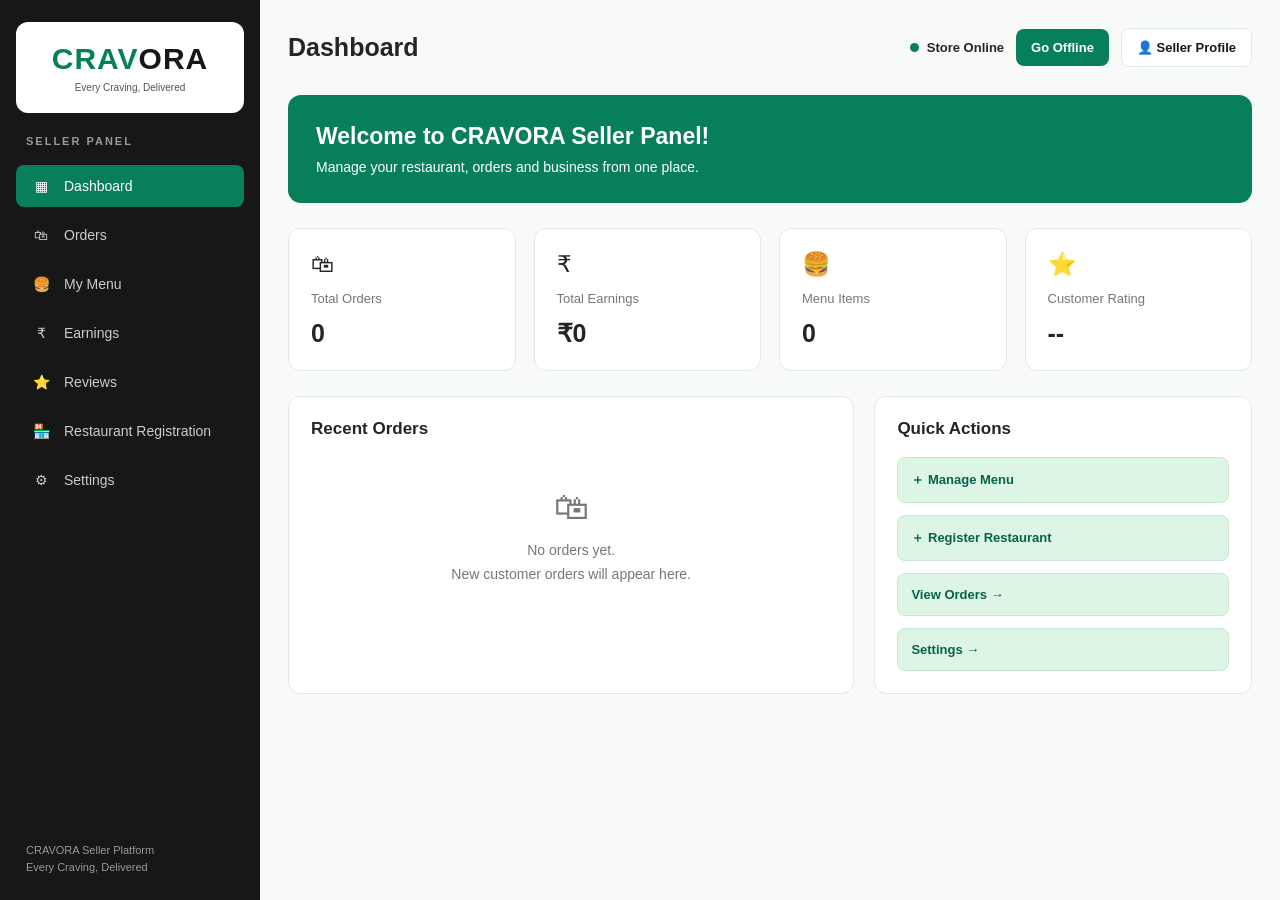
<file: index.html>
<!DOCTYPE html>
<html lang="en">
<head>
    <meta charset="UTF-8">
    <meta name="viewport" content="width=device-width, initial-scale=1.0">
    <meta name="theme-color" content="#171717">
    <title>CRAVORA | Seller Panel</title>
    <link rel="stylesheet" href="./style.css">
</head>

<body>

<div class="dashboard">

    <!-- SIDEBAR -->
    <aside class="sidebar">

        <div class="brand-card">
            <div class="brand-logo">
                <span class="brand-green">CRAV</span><span class="brand-black">ORA</span>
            </div>
            <p>Every Craving, Delivered</p>
        </div>

        <div class="sidebar-title">SELLER PANEL</div>

        <nav class="nav-menu">

            <a href="./index.html" class="nav-link active" data-page="dashboard">
                <span class="nav-icon">▦</span>
                <span>Dashboard</span>
            </a>

            <a href="./index.html#orders" class="nav-link" data-page="orders">
                <span class="nav-icon">🛍</span>
                <span>Orders</span>
            </a>

            <a href="./menu.html" class="nav-link">
                <span class="nav-icon">🍔</span>
                <span>My Menu</span>
            </a>

            <a href="./index.html#earnings" class="nav-link" data-page="earnings">
                <span class="nav-icon">₹</span>
                <span>Earnings</span>
            </a>

            <a href="./index.html#reviews" class="nav-link" data-page="reviews">
                <span class="nav-icon">⭐</span>
                <span>Reviews</span>
            </a>

            <a href="./register.html" class="nav-link">
                <span class="nav-icon">🏪</span>
                <span>Restaurant Registration</span>
            </a>

            <a href="./index.html#settings" class="nav-link" data-page="settings">
                <span class="nav-icon">⚙</span>
                <span>Settings</span>
            </a>

        </nav>

        <div class="sidebar-footer">
            CRAVORA Seller Platform
            <span>Every Craving, Delivered</span>
        </div>

    </aside>


    <!-- MAIN CONTENT -->
    <main class="main-content">

        <!-- TOPBAR -->
        <header class="topbar">

            <h1 id="pageTitle">Dashboard</h1>

            <div class="topbar-actions">

                <div class="store-status">
                    <span class="status-dot" id="statusDot"></span>
                    <span id="storeStatus">Store Online</span>
                </div>

                <button type="button" class="status-button" id="toggleStore">
                    Go Offline
                </button>

                <button type="button" class="profile-button" id="profileButton">
                    👤 Seller Profile
                </button>

            </div>

        </header>


        <!-- DASHBOARD -->
        <section class="page-section active" id="dashboard">

            <div class="welcome-banner">
                <h2>Welcome to CRAVORA Seller Panel!</h2>
                <p>Manage your restaurant, orders and business from one place.</p>
            </div>


            <!-- STATISTICS -->
            <div class="stats-grid">

                <div class="stat-card">
                    <div class="stat-icon">🛍</div>
                    <p>Total Orders</p>
                    <h2>0</h2>
                </div>

                <div class="stat-card">
                    <div class="stat-icon">₹</div>
                    <p>Total Earnings</p>
                    <h2>₹0</h2>
                </div>

                <div class="stat-card">
                    <div class="stat-icon">🍔</div>
                    <p>Menu Items</p>
                    <h2>0</h2>
                </div>

                <div class="stat-card">
                    <div class="stat-icon">⭐</div>
                    <p>Customer Rating</p>
                    <h2>--</h2>
                </div>

            </div>


            <!-- DASHBOARD CONTENT -->
            <div class="content-grid">

                <div class="content-card">
                    <h3>Recent Orders</h3>

                    <div class="empty-state">
                        <div class="empty-icon">🛍</div>
                        <p>No orders yet.</p>
                        <p>New customer orders will appear here.</p>
                    </div>
                </div>


                <div class="content-card">
                    <h3>Quick Actions</h3>

                    <div class="quick-actions">

                        <a href="./menu.html" class="action-button">
                            ＋ Manage Menu
                        </a>

                        <a href="./register.html" class="action-button">
                            ＋ Register Restaurant
                        </a>

                        <button type="button" class="action-button" data-page="orders">
                            View Orders →
                        </button>

                        <button type="button" class="action-button" data-page="settings">
                            Settings →
                        </button>

                    </div>
                </div>

            </div>

        </section>


        <!-- ORDERS -->
        <section class="page-section" id="orders">

            <h2 class="section-heading">Orders</h2>

            <div class="content-card">
                <h3>Manage Your Orders</h3>
                <p>Your incoming and completed orders will appear here once the ordering system is connected.</p>
            </div>

        </section>


        <!-- EARNINGS -->
        <section class="page-section" id="earnings">

            <h2 class="section-heading">Earnings</h2>

            <div class="stats-grid">

                <div class="stat-card">
                    <p>Total Earnings</p>
                    <h2>₹0</h2>
                </div>

                <div class="stat-card">
                    <p>Today's Earnings</p>
                    <h2>₹0</h2>
                </div>

                <div class="stat-card">
                    <p>Pending Payments</p>
                    <h2>₹0</h2>
                </div>

                <div class="stat-card">
                    <p>Completed Payments</p>
                    <h2>₹0</h2>
                </div>

            </div>

            <div class="content-card">
                <h3>Payment History</h3>

                <div class="empty-state">
                    No payment records available yet.
                </div>
            </div>

        </section>


        <!-- REVIEWS: ONLY ONE SECTION -->
        <section class="page-section" id="reviews">

            <h2 class="section-heading">Reviews</h2>

            <div class="content-card">
                <h3>Customer Reviews</h3>

                <p>
                    Customer ratings and feedback will appear here
                    once the review system is connected.
                </p>
            </div>

        </section>


        <!-- SETTINGS -->
        <section class="page-section" id="settings">

            <h2 class="section-heading">Settings</h2>

            <div class="content-card">
                <h3>Store Settings</h3>

                <p>
                    Manage your store availability using the
                    Online / Offline button.
                </p>

                <button type="button" class="green-button" id="settingsToggle">
                    Change Store Status
                </button>
            </div>

        </section>


        <!-- SELLER PROFILE -->
        <section class="page-section" id="profile">

            <h2 class="section-heading">Seller Profile</h2>

            <div class="content-card">
                <div class="profile-avatar">👤</div>

                <h3>Seller Account</h3>

                <p>
                    Manage your seller account and restaurant
                    information here.
                </p>

                <p class="profile-note">
                    Account details will be available when
                    seller registration is connected.
                </p>
            </div>

        </section>

    </main>

</div>


<!-- JAVASCRIPT -->
<script>
document.addEventListener("DOMContentLoaded", function () {

    const sections = document.querySelectorAll(".page-section");
    const navLinks = document.querySelectorAll(".nav-link[data-page]");
    const pageTitle = document.getElementById("pageTitle");

    // PAGE NAVIGATION
    function showPage(page) {

        const target = document.getElementById(page);

        if (!target) return;

        sections.forEach(function (section) {
            section.classList.remove("active");
        });

        target.classList.add("active");

        navLinks.forEach(function (link) {
            link.classList.toggle(
                "active",
                link.dataset.page === page
            );
        });

        const titles = {
            dashboard: "Dashboard",
            orders: "Orders",
            earnings: "Earnings",
            reviews: "Reviews",
            settings: "Settings",
            profile: "Seller Profile"
        };

        pageTitle.textContent = titles[page] || "Dashboard";

        window.scrollTo({
            top: 0,
            behavior: "smooth"
        });

        if (page !== "dashboard") {
            history.replaceState(null, "", "#" + page);
        } else {
            history.replaceState(null, "", location.pathname);
        }
    }


    // SIDEBAR NAVIGATION
    navLinks.forEach(function (link) {

        link.addEventListener("click", function (event) {

            event.preventDefault();

            showPage(link.dataset.page);

        });

    });


    // QUICK ACTION BUTTONS
    document.querySelectorAll("button[data-page]").forEach(function (button) {

        button.addEventListener("click", function () {

            showPage(button.dataset.page);

        });

    });


    // SELLER PROFILE
    document.getElementById("profileButton").addEventListener("click", function () {

        showPage("profile");

    });


    // STORE STATUS
    const toggleButton = document.getElementById("toggleStore");
    const settingsToggle = document.getElementById("settingsToggle");
    const statusText = document.getElementById("storeStatus");
    const statusDot = document.getElementById("statusDot");

    let isOnline = localStorage.getItem("cravoraStoreStatus") !== "offline";

    function updateStoreStatus() {

        statusText.textContent = isOnline ? "Store Online" : "Store Offline";

        statusDot.classList.toggle("offline", !isOnline);

        toggleButton.textContent = isOnline ? "Go Offline" : "Go Online";

        localStorage.setItem(
            "cravoraStoreStatus",
            isOnline ? "online" : "offline"
        );

    }

    function changeStoreStatus() {

        isOnline = !isOnline;

        updateStoreStatus();

    }

    toggleButton.addEventListener("click", changeStoreStatus);

    settingsToggle.addEventListener("click", changeStoreStatus);


    // OPEN SECTION FROM URL HASH
    const initialPage = window.location.hash.replace("#", "");

    if (initialPage && document.getElementById(initialPage)) {
        showPage(initialPage);
    }

    updateStoreStatus();

});
</script>

</body>
</html>
</file>
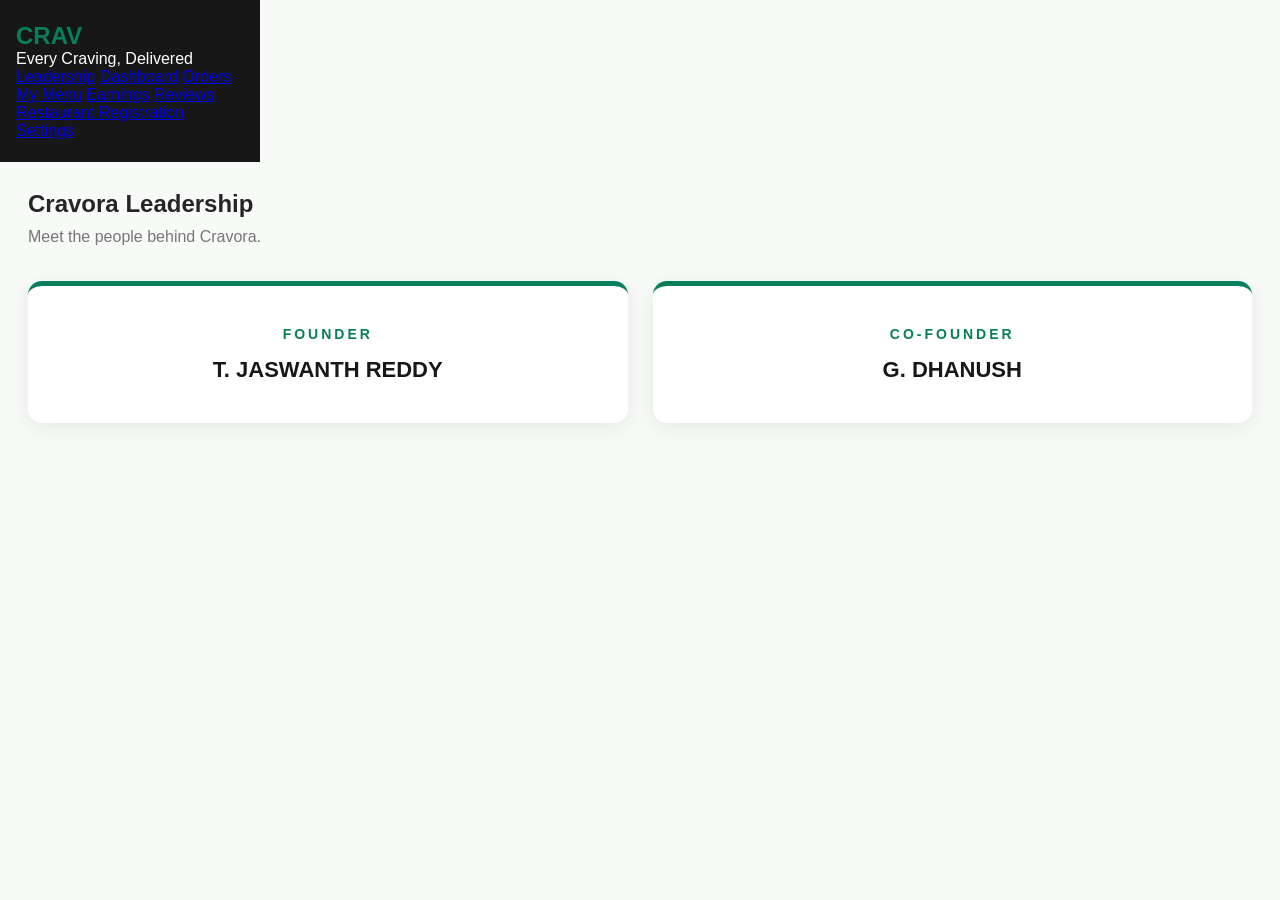
<file: leadership.html>
<!DOCTYPE html>
<html lang="en">
<head>
    <meta charset="UTF-8">
    <meta name="viewport" content="width=device-width, initial-scale=1.0">
    <title>Cravora | Leadership</title>
    <link rel="stylesheet" href="./style.css">

    <style>
        .leadership-container {
            display: grid;
            grid-template-columns: repeat(auto-fit, minmax(250px, 1fr));
            gap: 25px;
            margin-top: 35px;
        }

        .leader-card {
            background: #fff;
            border-radius: 14px;
            padding: 40px 20px;
            text-align: center;
            border-top: 5px solid #087F5B;
            box-shadow: 0 5px 20px rgba(0,0,0,0.07);
        }

        .leader-role {
            color: #087F5B;
            font-size: 14px;
            font-weight: bold;
            letter-spacing: 3px;
        }

        .leader-name {
            color: #171717;
            font-size: 22px;
            margin-top: 15px;
        }

        .leadership-intro {
            color: #777;
            margin-top: 10px;
        }
    </style>
</head>

<body>

    <aside class="sidebar">
        <div class="brand">
            <h1>
                <span style="color:#087F5B">CRAV</span><span style="color:#171717">ORA</span>
            </h1>
            <p>Every Craving, Delivered</p>
        </div>

        <nav>
            <a href="./leadership.html">Leadership</a>
            <a href="./index.html">Dashboard</a>
            <a href="./index.html#orders">Orders</a>
            <a href="./menu.html">My Menu</a>
            <a href="./index.html#earnings">Earnings</a>
            <a href="./index.html#reviews">Reviews</a>
            <a href="./register.html">Restaurant Registration</a>
            <a href="./index.html#settings">Settings</a>
        </nav>
    </aside>

    <main class="main-content">

        <header>
            <h2>Cravora Leadership</h2>
            <p class="leadership-intro">
                Meet the people behind Cravora.
            </p>
        </header>

        <section class="leadership-container">

            <div class="leader-card">
                <p class="leader-role">FOUNDER</p>
                <h2 class="leader-name">T. JASWANTH REDDY</h2>
            </div>

            <div class="leader-card">
                <p class="leader-role">CO-FOUNDER</p>
                <h2 class="leader-name">G. DHANUSH</h2>
            </div>

        </section>

    </main>

</body>
</html>
</file>
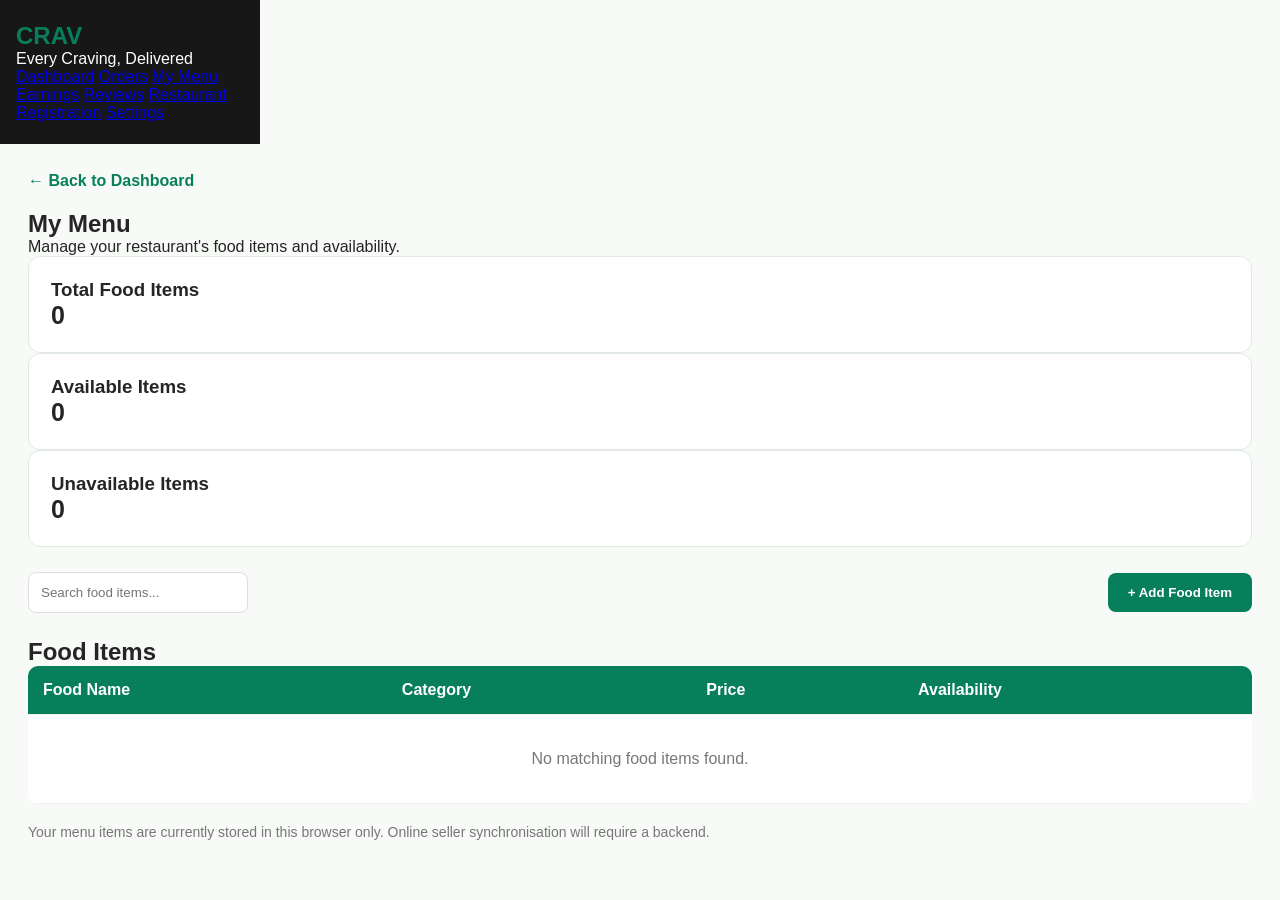
<file: menu.html>
<!DOCTYPE html>
<html lang="en">
<head>
    <meta charset="UTF-8">
    <meta name="viewport" content="width=device-width, initial-scale=1.0">
    <title>Cravora | My Menu</title>
    <link rel="stylesheet" href="./style.css">

    <style>
        .menu-toolbar {
            display: flex;
            justify-content: space-between;
            align-items: center;
            gap: 15px;
            flex-wrap: wrap;
            margin: 25px 0;
        }

        .menu-toolbar input {
            padding: 12px;
            border: 1px solid #ddd;
            border-radius: 8px;
            min-width: 220px;
        }

        .add-food-btn {
            background: #087F5B;
            color: white;
            border: none;
            padding: 12px 20px;
            border-radius: 8px;
            cursor: pointer;
            font-weight: bold;
        }

        .menu-table {
            width: 100%;
            border-collapse: collapse;
            background: white;
            border-radius: 10px;
            overflow: hidden;
        }

        .menu-table th,
        .menu-table td {
            padding: 15px;
            text-align: left;
            border-bottom: 1px solid #eee;
        }

        .menu-table th {
            background: #087F5B;
            color: white;
        }

        .availability {
            color: #087F5B;
            font-weight: bold;
        }

        .empty-message {
            text-align: center !important;
            padding: 35px !important;
            color: #777;
        }

        .back-link {
            display: inline-block;
            margin-bottom: 20px;
            color: #087F5B;
            text-decoration: none;
            font-weight: bold;
        }

        .menu-note {
            margin-top: 20px;
            color: #777;
            font-size: 14px;
        }

        @media(max-width: 650px) {
            .menu-table {
                font-size: 12px;
            }

            .menu-table th,
            .menu-table td {
                padding: 9px 6px;
            }
        }
    </style>
</head>

<body>

    <aside class="sidebar">
        <div class="brand">
            <h1><span style="color:#087F5B">CRAV</span><span style="color:#171717">ORA</span></h1>
            <p>Every Craving, Delivered</p>
        </div>

        <nav>
            <a href="./index.html">Dashboard</a>
            <a href="./index.html#orders">Orders</a>
            <a href="./menu.html">My Menu</a>
            <a href="./index.html#earnings">Earnings</a>
            <a href="./index.html#reviews">Reviews</a>
            <a href="./register.html">Restaurant Registration</a>
            <a href="./index.html#settings">Settings</a>
        
        </nav>
    </aside>

    <main class="main-content">

        <a class="back-link" href="./index.html">← Back to Dashboard</a>

        <header>
            <h2>My Menu</h2>
            <p>Manage your restaurant's food items and availability.</p>
        </header>

        <section class="stats-container">
            <div class="stat-card">
                <h3>Total Food Items</h3>
                <h2 id="totalItems">0</h2>
            </div>

            <div class="stat-card">
                <h3>Available Items</h3>
                <h2 id="availableItems">0</h2>
            </div>

            <div class="stat-card">
                <h3>Unavailable Items</h3>
                <h2 id="unavailableItems">0</h2>
            </div>
        </section>

        <div class="menu-toolbar">
            <input
                type="search"
                id="searchFood"
                placeholder="Search food items..."
                aria-label="Search food items"
            >

            <button class="add-food-btn" id="addFoodBtn">
                + Add Food Item
            </button>
        </div>

        <section class="orders-section">
            <h2>Food Items</h2>

            <table class="menu-table">
                <thead>
                    <tr>
                        <th>Food Name</th>
                        <th>Category</th>
                        <th>Price</th>
                        <th>Availability</th>
                    </tr>
                </thead>

                <tbody id="foodTable">
                    <tr>
                        <td colspan="4" class="empty-message">
                            No food items added yet.
                            Click "+ Add Food Item" to get started.
                        </td>
                    </tr>
                </tbody>
            </table>
        </section>

        <p class="menu-note">
            Your menu items are currently stored in this browser only.
            Online seller synchronisation will require a backend.
        </p>

    </main>

    <script>
        const foodTable = document.getElementById("foodTable");
        const searchFood = document.getElementById("searchFood");

        let foods = [];

        function renderFoods() {
            const search = searchFood.value.toLowerCase();

            const filtered = foods.filter(food =>
                food.name.toLowerCase().includes(search) ||
                food.category.toLowerCase().includes(search)
            );

            document.getElementById("totalItems").textContent = foods.length;

            document.getElementById("availableItems").textContent =
                foods.filter(food => food.available).length;

            document.getElementById("unavailableItems").textContent =
                foods.filter(food => !food.available).length;

            if (filtered.length === 0) {
                foodTable.innerHTML = `
                    <tr>
                        <td colspan="4" class="empty-message">
                            No matching food items found.
                        </td>
                    </tr>`;
                return;
            }

            foodTable.innerHTML = filtered.map(food => `
                <tr>
                    <td>${escapeHTML(food.name)}</td>
                    <td>${escapeHTML(food.category)}</td>
                    <td>₹${food.price.toFixed(2)}</td>
                    <td>
                        <span class="availability">
                            ${food.available ? "Available" : "Unavailable"}
                        </span>
                    </td>
                </tr>
            `).join("");
        }

        function escapeHTML(value) {
            return value.replace(/[&<>"']/g, char => ({
                "&": "&amp;",
                "<": "&lt;",
                ">": "&gt;",
                '"': "&quot;",
                "'": "&#39;"
            })[char]);
        }

        document.getElementById("addFoodBtn").addEventListener("click", () => {
            const name = prompt("Enter food item name:");
            if (!name || !name.trim()) return;

            const category = prompt("Enter food category:");
            if (!category || !category.trim()) return;

            const priceInput = prompt("Enter food price in rupees:");
            if (priceInput === null || priceInput.trim() === "") return;

            const price = Number(priceInput);

            if (!Number.isFinite(price) || price < 0) {
                alert("Please enter a valid price.");
                return;
            }

            foods.push({
                name: name.trim(),
                category: category.trim(),
                price,
                available: true
            });

            renderFoods();
        });

        searchFood.addEventListener("input", renderFoods);

        renderFoods();
    </script>

</body>
</html>
</file>
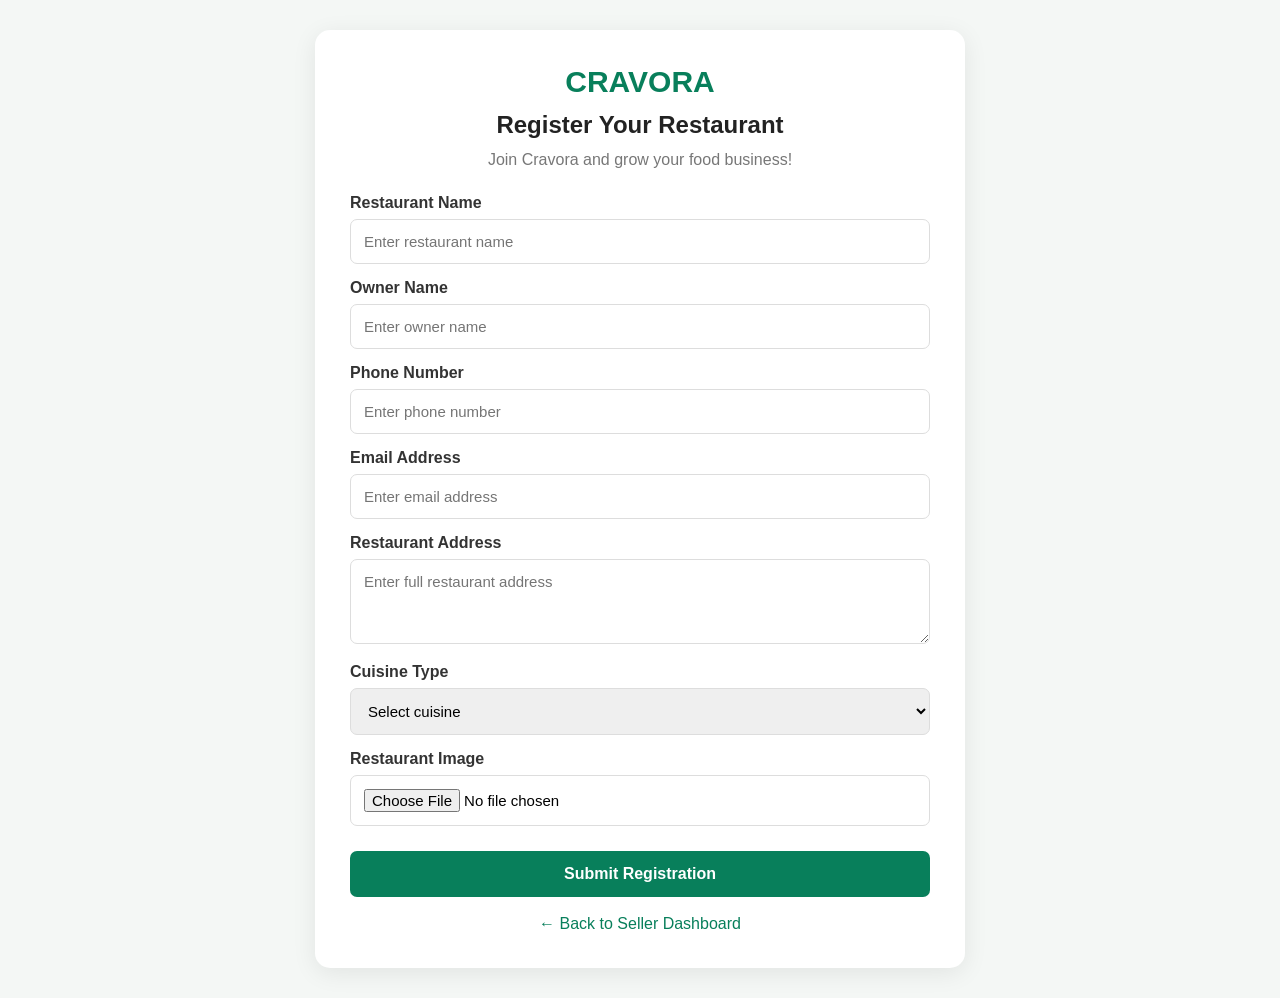
<file: register.html>
<!DOCTYPE html>
<html lang="en">
<head>
    <meta charset="UTF-8">
    <meta name="viewport" content="width=device-width, initial-scale=1.0">
    <title>Cravora | Restaurant Registration</title>

    <style>
        * {
            margin: 0;
            padding: 0;
            box-sizing: border-box;
            font-family: Arial, sans-serif;
        }

        body {
            background: #f4f7f5;
            padding: 30px 15px;
        }

        .container {
            max-width: 650px;
            margin: auto;
            background: white;
            padding: 35px;
            border-radius: 15px;
            box-shadow: 0 5px 25px rgba(0,0,0,0.08);
        }

        .logo {
            text-align: center;
            color: #087f5b;
            font-size: 30px;
            font-weight: bold;
        }

        h2 {
            text-align: center;
            margin: 12px 0;
            color: #222;
        }

        .subtitle {
            text-align: center;
            color: #777;
            margin-bottom: 25px;
        }

        label {
            display: block;
            margin: 15px 0 7px;
            font-weight: bold;
            color: #333;
        }

        input, select, textarea {
            width: 100%;
            padding: 13px;
            border: 1px solid #ddd;
            border-radius: 7px;
            font-size: 15px;
        }

        textarea {
            resize: vertical;
            min-height: 85px;
        }

        button {
            width: 100%;
            padding: 14px;
            margin-top: 25px;
            background: #087f5b;
            color: white;
            border: none;
            border-radius: 7px;
            font-size: 16px;
            font-weight: bold;
            cursor: pointer;
        }

        button:hover {
            background: #066849;
        }

        .back {
            display: block;
            text-align: center;
            margin-top: 18px;
            color: #087f5b;
            text-decoration: none;
        }

        #message {
            text-align: center;
            margin-top: 15px;
            color: #087f5b;
            font-weight: bold;
        }
    </style>
</head>

<body>

<div class="container">

    <div class="logo">CRAVORA</div>

    <h2>Register Your Restaurant</h2>
    <p class="subtitle">Join Cravora and grow your food business!</p>

    <form id="registrationForm">

        <label>Restaurant Name</label>
        <input type="text" placeholder="Enter restaurant name" required>

        <label>Owner Name</label>
        <input type="text" placeholder="Enter owner name" required>

        <label>Phone Number</label>
        <input type="tel" placeholder="Enter phone number"
               pattern="[0-9]{10}" required>

        <label>Email Address</label>
        <input type="email" placeholder="Enter email address" required>

        <label>Restaurant Address</label>
        <textarea placeholder="Enter full restaurant address"
                  required></textarea>

        <label>Cuisine Type</label>
        <select required>
            <option value="">Select cuisine</option>
            <option>Indian</option>
            <option>Chinese</option>
            <option>Italian</option>
            <option>Thai</option>
            <option>Japanese</option>
            <option>Korean</option>
            <option>Mexican</option>
            <option>Continental</option>
            <option>Multi-Cuisine</option>
            <option>Other</option>
        </select>

        <label>Restaurant Image</label>
        <input type="file" accept="image/*">

        <button type="submit">Submit Registration</button>

        <p id="message"></p>

    </form>

    <a href="index.html" class="back">← Back to Seller Dashboard</a>

</div>

<script>
    document.getElementById("registrationForm")
    .addEventListener("submit", function(event) {
        event.preventDefault();

        document.getElementById("message").textContent =
            "Demo registration submitted successfully!";

        this.reset();
    });
</script>

</body>
</html>
</file>
<file: style.css>
:root {
    --green: #087F5B;
    --green-dark: #056347;
    --green-light: #DDF5E5;
    --black: #171717;
    --white: #FFFFFF;
    --background: #F7FAF7;
    --text: #252525;
    --muted: #777777;
    --border: #E2EAE3;
}

* {
    margin: 0;
    padding: 0;
    box-sizing: border-box;
    font-family: Arial, sans-serif;
}

body {
    background: var(--background);
    color: var(--text);
}

.dashboard {
    display: flex;
    min-height: 100vh;
    width: 100%;
}

/* SIDEBAR */

.sidebar {
    width: 260px;
    min-width: 260px;
    flex-shrink: 0;
    background: var(--black);
    color: white;
    padding: 22px 16px;
    display: flex;
    flex-direction: column;
}

.brand-card {
    width: 100%;
    background: var(--white);
    padding: 20px 10px;
    border-radius: 12px;
    text-align: center;
    margin-bottom: 22px;
}

.brand-logo {
    font-size: 30px;
    font-weight: 900;
    letter-spacing: 1px;
}

.brand-green {
    color: var(--green);
}

.brand-black {
    color: var(--black);
}

.brand-card p {
    color: #555555;
    font-size: 10px;
    margin-top: 6px;
}

.sidebar-title {
    color: #999999;
    font-size: 11px;
    font-weight: bold;
    letter-spacing: 2px;
    margin: 0 0 18px 10px;
}

.nav-menu {
    display: flex;
    flex-direction: column;
    gap: 7px;
}

.nav-link {
    display: flex;
    align-items: center;
    gap: 12px;
    padding: 13px 14px;
    color: #CCCCCC;
    text-decoration: none;
    border-radius: 8px;
    font-size: 14px;
    white-space: nowrap;
}

.nav-link:hover,
.nav-link.active {
    background: var(--green);
    color: white;
}

.nav-icon {
    width: 22px;
    flex-shrink: 0;
    text-align: center;
}

.sidebar-footer {
    margin-top: auto;
    padding: 20px 10px 5px;
    color: #999999;
    font-size: 11px;
}

.sidebar-footer span {
    display: block;
    margin-top: 5px;
}

/* MAIN CONTENT */

.main-content {
    flex: 1;
    min-width: 0;
    padding: 28px;
}

.topbar {
    display: flex;
    justify-content: space-between;
    align-items: center;
    flex-wrap: wrap;
    gap: 15px;
    margin-bottom: 28px;
}

.topbar h1 {
    font-size: 25px;
}

.topbar-actions {
    display: flex;
    align-items: center;
    flex-wrap: wrap;
    gap: 12px;
}

.store-status {
    display: flex;
    align-items: center;
    gap: 8px;
    font-size: 13px;
    font-weight: bold;
}

.status-dot {
    width: 9px;
    height: 9px;
    background: var(--green);
    border-radius: 50%;
}

.status-dot.offline {
    background: #E04444;
}

.status-button,
.profile-button {
    border: none;
    border-radius: 8px;
    padding: 11px 15px;
    cursor: pointer;
    font-size: 13px;
    font-weight: bold;
}

.status-button {
    background: var(--green);
    color: white;
}

.profile-button {
    background: white;
    color: var(--black);
    border: 1px solid var(--border);
}

/* WELCOME BANNER */

.welcome-banner {
    background: var(--green);
    color: white;
    padding: 28px;
    border-radius: 13px;
    margin-bottom: 25px;
}

.welcome-banner h2 {
    font-size: 23px;
    margin-bottom: 9px;
}

.welcome-banner p {
    font-size: 14px;
}

/* STATISTICS */

.stats-grid {
    display: grid;
    grid-template-columns: repeat(4, minmax(0, 1fr));
    gap: 18px;
    margin-bottom: 25px;
}

.stat-card {
    background: white;
    padding: 22px;
    border-radius: 12px;
    border: 1px solid var(--border);
    min-width: 0;
}

.stat-card p {
    color: var(--muted);
    font-size: 13px;
    margin-bottom: 13px;
}

.stat-card h2 {
    font-size: 25px;
}

.stat-icon {
    font-size: 23px;
    margin-bottom: 13px;
}

/* CONTENT CARDS */

.content-grid {
    display: grid;
    grid-template-columns: 1.5fr 1fr;
    gap: 20px;
}

.content-card {
    background: white;
    padding: 22px;
    border-radius: 12px;
    border: 1px solid var(--border);
    min-width: 0;
}

.content-card h3 {
    font-size: 17px;
    margin-bottom: 18px;
}

.content-card p {
    color: var(--muted);
    font-size: 14px;
    line-height: 1.7;
}

.empty-state {
    padding: 30px 10px;
    text-align: center;
    color: var(--muted);
    font-size: 14px;
}

.empty-icon {
    font-size: 35px;
    margin-bottom: 12px;
}

/* QUICK ACTIONS */

.quick-actions {
    display: flex;
    flex-direction: column;
    gap: 12px;
}

.action-button {
    display: block;
    width: 100%;
    padding: 13px;
    background: var(--green-light);
    color: var(--green-dark);
    border: 1px solid #C9E6D5;
    border-radius: 8px;
    font-size: 13px;
    font-weight: bold;
    text-align: left;
    text-decoration: none;
    cursor: pointer;
}

.action-button:hover {
    background: #C9E6D5;
}

/* PAGE SECTIONS */

.page-section {
    display: none;
    width: 100%;
}

.page-section.active {
    display: block;
}

.section-heading {
    font-size: 24px;
    margin-bottom: 20px;
}

.green-button {
    background: var(--green);
    color: white;
    border: none;
    padding: 12px 18px;
    border-radius: 7px;
    margin-top: 15px;
    cursor: pointer;
}

/* PROFILE */

.profile-avatar {
    font-size: 45px;
    margin-bottom: 15px;
}

.profile-note {
    margin-top: 10px;
}

/* TABLET */

@media (max-width: 1050px) {
    .stats-grid {
        grid-template-columns: repeat(2, minmax(0, 1fr));
    }

    .content-grid {
        grid-template-columns: 1fr;
    }
}

/* MOBILE */

@media (max-width: 700px) {
    .dashboard {
        flex-direction: column;
    }

    .sidebar {
        width: 100%;
        min-width: 0;
    }

    .brand-card {
        max-width: 230px;
    }

    .nav-menu {
        display: grid;
        grid-template-columns: repeat(2, minmax(0, 1fr));
    }

    .nav-link {
        white-space: normal;
    }

    .main-content {
        padding: 18px;
    }

    .topbar {
        align-items: flex-start;
        flex-direction: column;
    }

    .stats-grid {
        grid-template-columns: repeat(2, minmax(0, 1fr));
        gap: 12px;
    }
}

@media (max-width: 400px) {
    .stats-grid {
        grid-template-columns: 1fr;
    }
}
</file>
